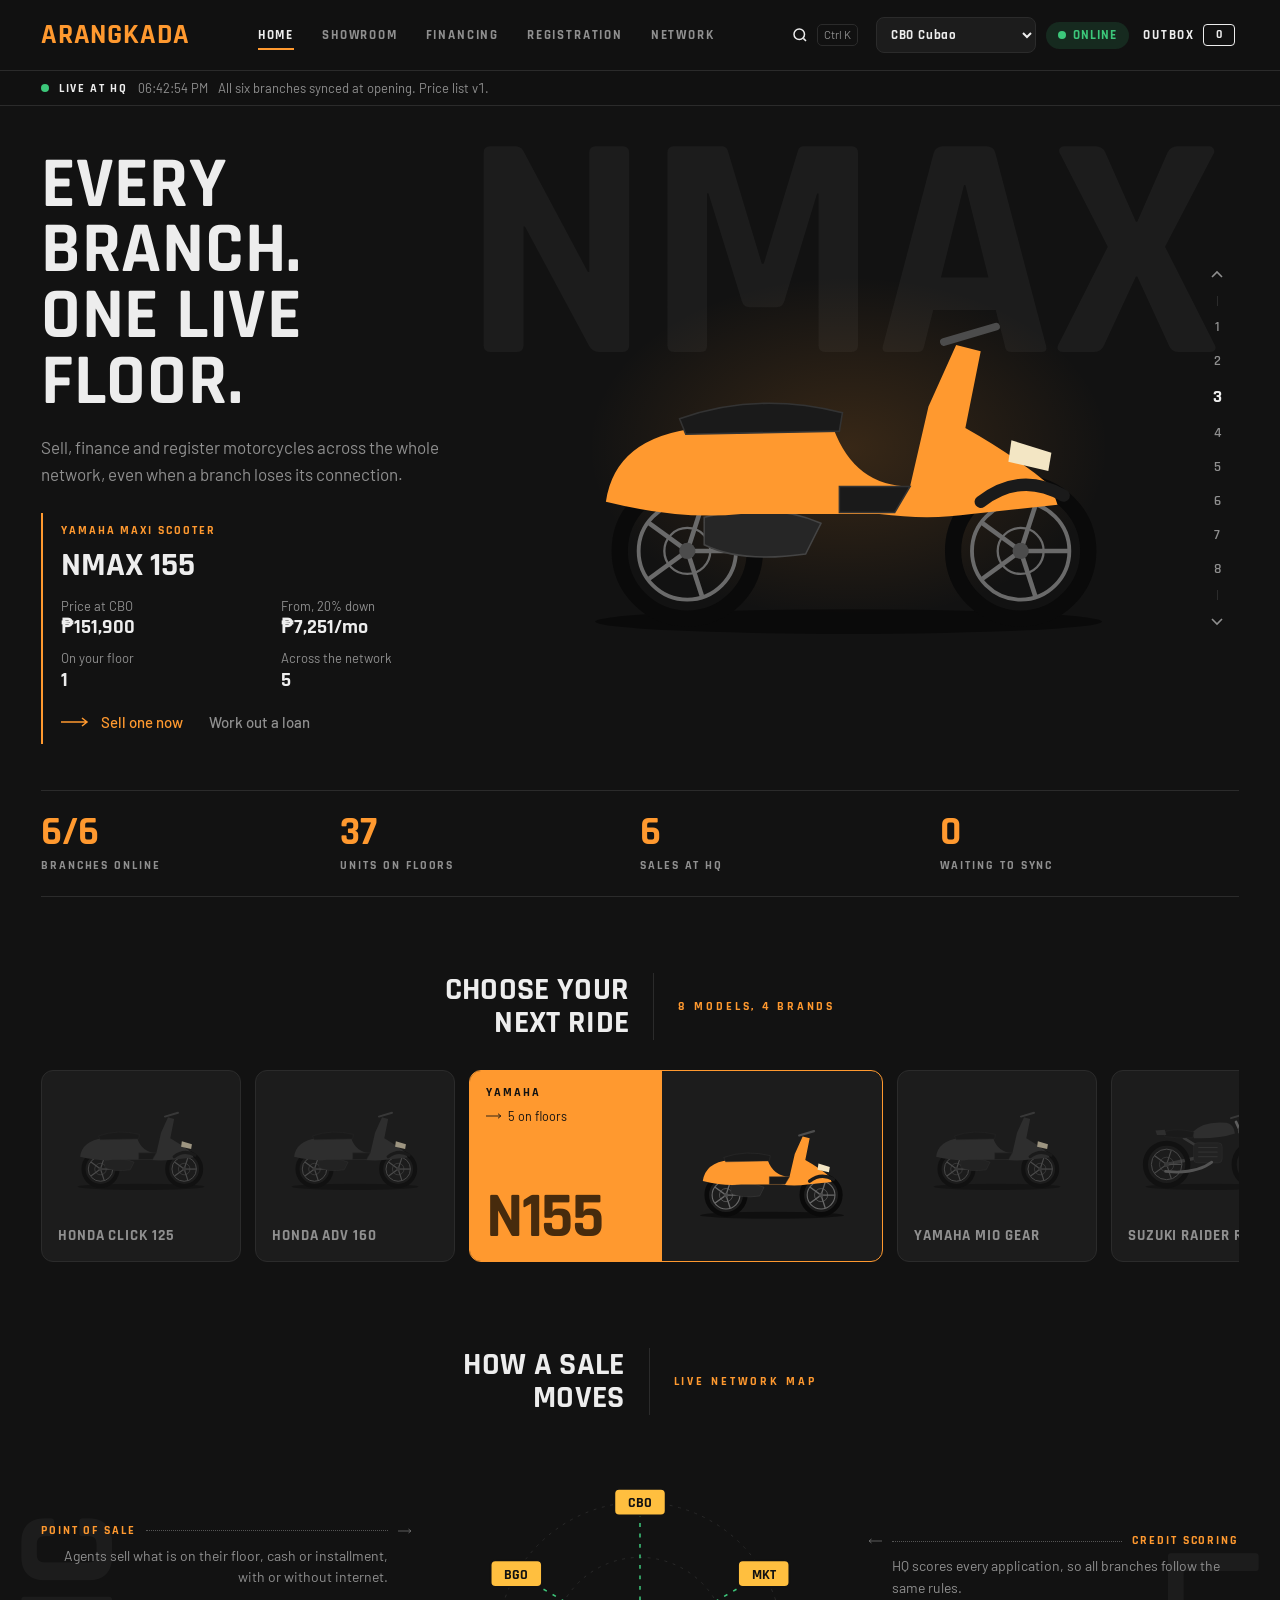
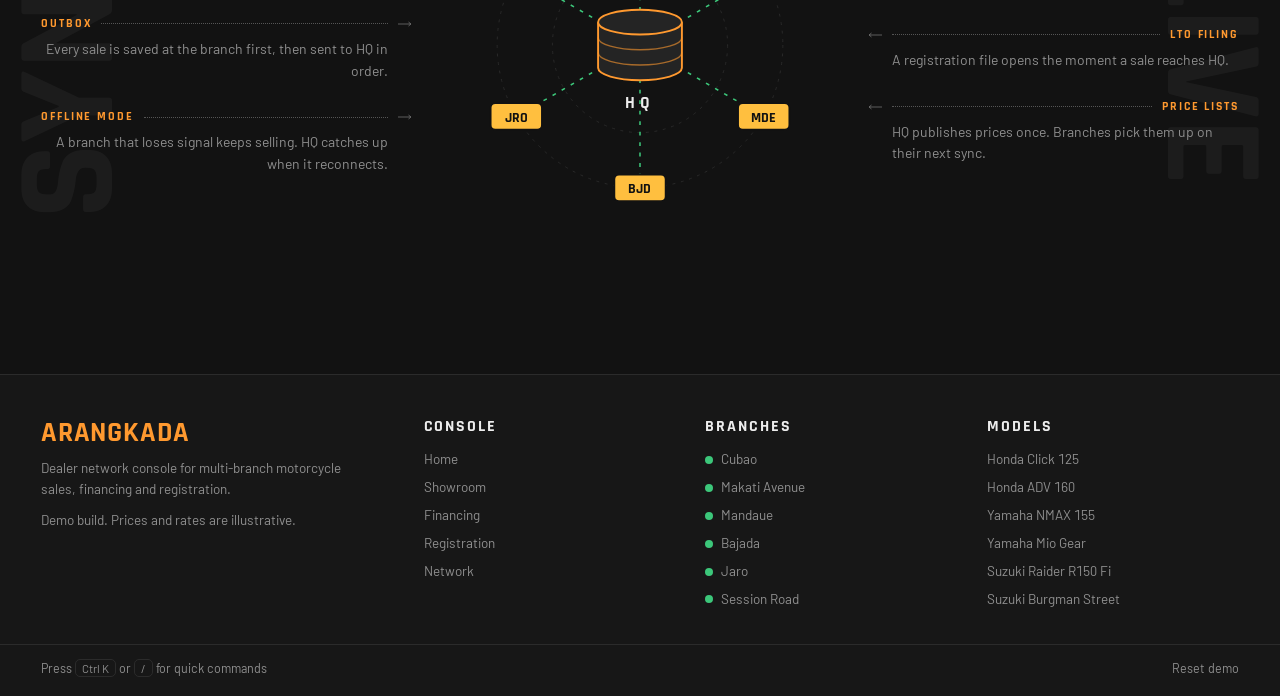
<file: index.html>
<!DOCTYPE html>
<html lang="en">
<head>
<meta charset="utf-8">
<meta name="viewport" content="width=device-width, initial-scale=1, viewport-fit=cover">
<meta name="description" content="Arangkada: a working demo of a multi-branch motorcycle dealer console with offline-first sync, financing and LTO tracking.">
<meta name="theme-color" content="#121212">
<link rel="icon" href="favicon.svg" type="image/svg+xml">
<title>Arangkada – Dealer network console</title>
<link rel="preconnect" href="https://fonts.googleapis.com">
<link rel="preconnect" href="https://fonts.gstatic.com" crossorigin>
<link href="https://fonts.googleapis.com/css2?family=Barlow:wght@400;500;600&family=Rajdhani:wght@600;700&display=swap" rel="stylesheet">
<link rel="stylesheet" href="style.css">
</head>
<body>
<header class="nav">
  <div class="wrap nav-in">
    <button class="logo" data-act="go" data-v="home">ARANGKADA</button>
    <nav class="links" aria-label="Main" id="links"></nav>
    <div class="tools">
      <button class="icon-btn" data-act="pal" aria-label="Open quick commands">
        <svg width="18" height="18" viewBox="0 0 24 24" fill="none" stroke="currentColor" stroke-width="2" aria-hidden="true"><circle cx="11" cy="11" r="7"/><path d="M20 20l-3.5-3.5"/></svg>
        <span class="kbd">Ctrl K</span></button>
      <select id="as" class="branch-sel" aria-label="Working as branch"></select>
      <button id="conn" class="conn" data-act="toggle-cur"></button>
      <button id="outbox" class="outbox" data-act="go" data-v="network"><span class="hide-sm">Outbox</span><b id="ob-n">0</b></button>
    </div>
  </div>
  <div class="pulse"><div class="wrap" id="pulse"></div></div>
</header>
<main id="main"></main>
<footer class="foot" id="foot"></footer>
<div class="scrim" id="scrim" data-act="close"></div>
<aside class="drawer" id="drawer" role="dialog" aria-modal="true" aria-label="New sale" aria-hidden="true"></aside>
<div class="pal" id="pal" data-act="pal-bg">
  <div class="pal-box" role="dialog" aria-label="Quick commands">
    <input id="pal-q" type="search" placeholder="Type a command, branch or model" role="combobox" aria-controls="pal-list" aria-expanded="true" autocomplete="off">
    <ul class="pal-list" id="pal-list" role="listbox"></ul>
    <div class="pal-foot"><span>↑ ↓ to move</span><span>Enter to run</span><span>Esc to close</span></div>
  </div>
</div>
<div id="toast" role="status" aria-live="polite"></div>
<script src="app.js"></script>
</body></html>
</file>
<file: style.css>
/* Arangkada dealer network console: styles */
:root{
  --bg:#121212;--bg-2:#171717;--card:#1C1C1C;--card-2:#242424;--line:#2B2B2B;--ink:#EDEDED;--muted:#8F8F8F;--ghost:rgba(255,255,255,.045);
  --accent:#FF992F;--accent-ink:#121212;--accent-soft:rgba(255,153,47,.14);--yellow:#FFBF3F;
  --ok:#3CC77A;--ok-soft:rgba(60,199,122,.14);--red:#FF5A4A;--red-soft:rgba(255,90,74,.14);--blue:#7FB2FF;--blue-soft:rgba(127,178,255,.14);
  --plate-bg:#FFBF3F;--plate-ink:#121212;--tire:#0A0A0A;--rim:#6A6A6A;--metal:#4C4C4C;--seat:#1A1A1A;--glass:#F3E6C4;
  --display:"Rajdhani","Barlow Semi Condensed","Arial Narrow",sans-serif;--body:"Barlow","Segoe UI",system-ui,-apple-system,sans-serif;
  box-sizing:border-box;padding-top:env(safe-area-inset-top,0px);padding-bottom:env(safe-area-inset-bottom,0px);color-scheme:dark;
}
/* Dark-first brand: dark is the default in both system modes. */
@media (prefers-color-scheme:dark){:root:not([data-theme="light"]){color-scheme:dark}}
:root[data-theme="dark"]{color-scheme:dark}
:root[data-theme="light"]{
  --bg:#F0F0F0;--bg-2:#E8E8E8;--card:#FFFFFF;--card-2:#F5F5F5;--line:#D8D8D8;--ink:#121212;--muted:#5E5E5E;--ghost:rgba(0,0,0,.05);
  --accent-soft:#FFE7CC;--ok:#1E7F4A;--ok-soft:#DDF2E5;--red:#C0392B;--red-soft:#F8DEDA;--blue:#2B5287;--blue-soft:#DDE6F2;
  --tire:#1B1B1B;--rim:#8A8A8A;--metal:#9A9A9A;--seat:#2A2A2A;color-scheme:light;
}
*,*::before,*::after{box-sizing:inherit}
html{height:100%;scroll-padding-top:calc(120px + env(safe-area-inset-top,0px));scroll-behavior:smooth}
body{margin:0;min-height:100%;background:var(--bg);color:var(--ink);font:400 15px/1.55 var(--body);font-variant-numeric:tabular-nums;overflow-x:hidden}
h1,h2,h3,h4{font-family:var(--display);font-weight:700;line-height:1;margin:0;letter-spacing:.01em}
button,input,select{font:inherit;color:inherit}
:focus-visible{outline:2px solid var(--yellow);outline-offset:3px}
.wrap{max-width:1280px;margin:0 auto;padding:0 clamp(16px,3.2vw,44px);width:100%}
.muted{color:var(--muted)}
.lab{font:700 12px/1 var(--display);letter-spacing:.16em;text-transform:uppercase;color:var(--accent)}

/* nav */
.nav{position:sticky;top:env(safe-area-inset-top,0px);z-index:30;background:color-mix(in srgb,var(--bg) 88%,transparent);backdrop-filter:blur(12px);-webkit-backdrop-filter:blur(12px);border-bottom:1px solid var(--line)}
.nav-in{display:flex;align-items:center;gap:20px;padding-top:16px;padding-bottom:16px}
.logo{all:unset;cursor:pointer;font:700 28px/1 var(--display);color:var(--accent);letter-spacing:.03em}
.logo:focus-visible{outline:2px solid var(--yellow)}
.links{display:flex;gap:2px;margin:0 auto}
.links button{all:unset;cursor:pointer;font:700 13px/1 var(--display);letter-spacing:.14em;text-transform:uppercase;padding:10px 13px;color:var(--muted);position:relative;white-space:nowrap}
.links button:hover{color:var(--ink)}
.links button[aria-current="page"]{color:var(--ink)}
.links button[aria-current="page"]::after{content:"";position:absolute;left:13px;right:13px;bottom:2px;height:2px;background:var(--accent)}
.links button:focus-visible{outline:2px solid var(--yellow)}
.tools{display:flex;align-items:center;gap:10px}
.icon-btn{all:unset;cursor:pointer;display:inline-flex;align-items:center;gap:8px;padding:8px;border-radius:8px;color:var(--ink)}
.icon-btn:hover{background:var(--card)}
.icon-btn:focus-visible{outline:2px solid var(--yellow)}
.kbd{white-space:nowrap;border:1px solid var(--line);border-radius:5px;padding:1px 6px;font-size:11.5px;color:var(--muted);font-family:var(--body)}
.branch-sel{background:var(--card);border:1px solid var(--line);border-radius:8px;padding:8px 10px;font:700 13px var(--display);letter-spacing:.06em;max-width:170px}
.conn{all:unset;cursor:pointer;display:inline-flex;align-items:center;gap:7px;border-radius:30px;padding:7px 12px;font:700 13px/1 var(--display);letter-spacing:.08em;text-transform:uppercase;background:var(--ok-soft);color:var(--ok)}
.conn.off{background:var(--red-soft);color:var(--red)}
.conn:focus-visible{outline:2px solid var(--yellow)}
.outbox{all:unset;cursor:pointer;display:inline-flex;align-items:center;gap:8px;font:700 13px/1 var(--display);letter-spacing:.14em;text-transform:uppercase;padding:8px 4px}
.outbox b{display:inline-grid;place-items:center;min-width:20px;height:20px;padding:0 5px;border:1.5px solid var(--ink);border-radius:4px;font-size:12px;letter-spacing:0}
.outbox.has b{background:var(--accent);border-color:var(--accent);color:var(--accent-ink)}
.outbox:focus-visible{outline:2px solid var(--yellow)}
.pulse{border-top:1px solid var(--line);font-size:13px;color:var(--muted)}
.pulse .wrap{display:flex;align-items:center;gap:10px;padding-top:7px;padding-bottom:7px;white-space:nowrap;overflow:hidden}
.pulse strong{color:var(--ink);font:700 12px var(--display);letter-spacing:.14em;text-transform:uppercase}
.pulse span.txt{overflow:hidden;text-overflow:ellipsis}
.dot{display:inline-block;width:8px;height:8px;border-radius:50%;background:var(--ok);flex:none}
.dot.off{background:var(--red)}

/* shared */
.ghost{position:absolute;font:700 clamp(140px,25vw,380px)/.78 var(--display);color:var(--ghost);letter-spacing:-.01em;pointer-events:none;user-select:none;white-space:nowrap;z-index:0}
.linkbtn{all:unset;cursor:pointer;display:inline-flex;align-items:center;gap:12px;color:var(--accent);font-weight:500;padding:6px 0}
.linkbtn.quiet{color:var(--muted)}
.linkbtn:hover .arr{transform:translateX(4px)}
.linkbtn:focus-visible{outline:2px solid var(--yellow)}
.arr{width:28px;height:10px;transition:transform .2s;flex:none}
.plate{display:inline-flex;align-items:center;font:700 13px/1 var(--display);letter-spacing:.05em;color:var(--plate-ink);background:var(--plate-bg);border:2px solid var(--plate-ink);border-radius:5px;padding:3px 7px;white-space:nowrap}
.btn{cursor:pointer;border:1px solid var(--line);background:var(--card-2);border-radius:8px;padding:10px 16px;font:700 14px/1 var(--display);letter-spacing:.1em;text-transform:uppercase}
.btn:hover{border-color:var(--muted)}
.btn.primary{background:var(--accent);color:var(--accent-ink);border-color:var(--accent)}
.btn.primary:hover{filter:brightness(1.08)}
.btn.small{padding:7px 11px;font-size:12px}
.btn:disabled{opacity:.45;cursor:not-allowed}
.panel{background:var(--card);border:1px solid var(--line);border-radius:14px;padding:22px}
.panel h2,.d-sub{font-size:20px;text-transform:uppercase;letter-spacing:.06em;margin-bottom:16px}
.note{color:var(--muted);font-size:13px;margin:10px 0 0}
.empty{color:var(--muted);padding:12px 0}
.st{display:inline-block;padding:3px 10px;border-radius:20px;font-size:12.5px;font-weight:600;white-space:nowrap}
.st.AVAILABLE,.st.ok{background:var(--ok-soft);color:var(--ok)}
.st.RESERVED,.st.warn{background:var(--accent-soft);color:var(--accent)}
.st.IN_TRANSIT,.st.info{background:var(--blue-soft);color:var(--blue)}
.st.SOLD{background:var(--card-2);color:var(--muted)}
.st.bad{background:var(--red-soft);color:var(--red)}
.pend{color:var(--red);font-size:12.5px;font-weight:600}
.viewin{animation:fadeIn .3s ease}
@keyframes fadeIn{from{opacity:0;transform:translateY(6px)}to{opacity:1;transform:none}}
.swap{animation:swapIn .45s cubic-bezier(.2,.7,.2,1)}
@keyframes swapIn{from{opacity:0;transform:translateX(28px)}to{opacity:1;transform:none}}

/* bikes */
.bk{display:block;width:100%;height:auto;overflow:visible}
.bk .tire{fill:none;stroke:var(--tire)}
.bk .rim{fill:none;stroke:var(--rim)}
.bk .hubc{fill:var(--metal)}
.bk .body{fill:var(--accent)}
.bk.dim .body{fill:#3A3A3A}
.bk .seat{fill:var(--seat);stroke:#333;stroke-width:1}
.bk .metal{fill:none;stroke:var(--metal);stroke-linecap:round}
.bk .fork{fill:none;stroke:#8A8A8A;stroke-linecap:round}
.bk .pipe{fill:none;stroke:#7A7A7A;stroke-linecap:round}
.bk .engine{fill:#262626;stroke:#444}
.bk .light{fill:var(--glass)}
.bk .shadow{fill:rgba(0,0,0,.45)}

/* hero */
.hero{position:relative;display:grid;grid-template-columns:minmax(0,5fr) minmax(0,7fr) 44px;align-items:center;gap:24px;min-height:min(76vh,700px);padding-top:30px;padding-bottom:30px}
#hero-ghost{right:60px;top:4%}
.hero-copy,.hero-art,.index{position:relative;z-index:1}
.hero h1{font-size:clamp(42px,5.6vw,74px);line-height:.92;text-transform:uppercase}
.hero .lede{color:var(--muted);font-size:17px;max-width:420px;margin:18px 0 26px}
.feat{border-left:2px solid var(--accent);padding:4px 0 4px 18px;max-width:440px}
.feat-name{font:700 34px/1 var(--display);text-transform:uppercase;margin:8px 0 14px}
.feat-dl{display:grid;grid-template-columns:repeat(2,minmax(0,1fr));gap:10px 20px;margin:0 0 14px}
.feat-dl dt{color:var(--muted);font-size:13px}
.feat-dl dd{margin:0;font:700 20px/1.1 var(--display)}
.cta{display:flex;gap:26px;flex-wrap:wrap}
.hero-art::before{content:"";position:absolute;inset:-12% -6%;background:radial-gradient(closest-side,rgba(255,153,47,.16),transparent 72%);z-index:-1}
.index{display:flex;flex-direction:column;align-items:center;gap:8px}
.ix,.ix-arrow{all:unset;cursor:pointer;font:600 14px/1 var(--display);color:var(--muted);padding:6px 10px;border-radius:6px;text-align:center}
.ix[aria-current="true"]{color:var(--ink);font-size:18px;font-weight:700}
.ix:hover,.ix-arrow:hover{color:var(--ink)}
.ix:focus-visible,.ix-arrow:focus-visible{outline:2px solid var(--yellow)}
.ix-arrow svg{width:14px;height:14px;display:block}
.index .rail{width:1px;height:10px;background:var(--line)}

/* stats */
.stats{display:grid;grid-template-columns:repeat(4,minmax(0,1fr));border-top:1px solid var(--line);border-bottom:1px solid var(--line)}
.stat{padding:22px 20px 22px 0}
.stat b{display:block;font:700 40px/1 var(--display);color:var(--accent)}
.stat.alert b{color:var(--red)}
.stat span{display:block;margin-top:6px;font:700 12px/1.2 var(--display);letter-spacing:.16em;text-transform:uppercase;color:var(--muted)}

/* section heading */
.shead{display:flex;align-items:center;justify-content:center;gap:24px;margin:76px 0 30px}
.shead h2{font-size:clamp(24px,2.6vw,32px);text-transform:uppercase;text-align:right;line-height:1.05;padding-right:24px;border-right:1px solid var(--line)}
.shead .tag{font:700 12px var(--display);letter-spacing:.24em;text-transform:uppercase;color:var(--accent)}

/* rides */
.rides{display:grid;grid-auto-flow:column;grid-auto-columns:minmax(200px,1fr);gap:14px;overflow-x:auto;scroll-snap-type:x proximity;padding-bottom:10px}
.ride{all:unset;cursor:pointer;background:var(--card);border-radius:12px;overflow:hidden;min-height:190px;display:flex;flex-direction:column;justify-content:space-between;position:relative;scroll-snap-align:start;border:1px solid var(--line)}
.ride:hover{border-color:#3A3A3A}
.ride:focus-visible{outline:2px solid var(--yellow)}
.ride-art{display:block;padding:24px 18px 4px;opacity:.6}
.ride-name{display:block;padding:0 16px 16px;font:700 15px var(--display);letter-spacing:.06em;text-transform:uppercase;color:var(--muted)}
.ride.on{grid-column:span 2;flex-direction:row;border-color:var(--accent)}
.ride.on .ride-art{opacity:1;flex:1;align-self:center;padding:18px}
.ride-panel{background:var(--accent);color:var(--accent-ink);width:160px;flex:none;padding:16px;display:flex;flex-direction:column}
.ride-panel .lab{color:var(--accent-ink)}
.ride-panel .more{font-size:12.5px;margin-top:8px;display:flex;align-items:center;gap:6px}
.ride-panel .more .arr{width:16px}
.ride-code{margin-top:auto;font:700 64px/.85 var(--display);color:rgba(0,0,0,.72);letter-spacing:-.02em;word-break:break-all}

/* flow */
.flow{position:relative;display:grid;grid-template-columns:minmax(0,1fr) minmax(260px,400px) minmax(0,1fr);gap:28px;align-items:center;padding-bottom:30px}
.vghost{position:absolute;top:50%;font:700 clamp(90px,11vw,160px)/1 var(--display);color:var(--ghost);writing-mode:vertical-rl;pointer-events:none;user-select:none;z-index:0}
.vghost.l{left:-40px;transform:translateY(-50%) rotate(180deg)}
.vghost.r{right:-40px;transform:translateY(-50%)}
.calls{display:flex;flex-direction:column;gap:30px;position:relative;z-index:1}
.call .lab{display:flex;align-items:center;gap:10px}
.call .dots{flex:1;border-bottom:1.5px dotted #555;min-width:30px}
.call .arr{width:14px;color:#777}
.calls.right .lab{flex-direction:row-reverse}
.calls.right .arr{transform:scaleX(-1)}
.call p{margin:8px 0 0;color:var(--muted);font-size:14px}
.calls.left .call p{text-align:right;padding-right:24px}
.calls.right .call p{padding-left:24px}
.hub{display:block;width:100%;height:auto;position:relative;z-index:1}
.hub .ring{fill:none;stroke:var(--line);stroke-dasharray:3 6}
.hub .link{stroke-width:1.6}
.hub .link.on{stroke:var(--ok);stroke-dasharray:4 7;animation:flow 1.4s linear infinite}
.hub .link.off{stroke:var(--red);stroke-dasharray:2 8;opacity:.7}
@keyframes flow{to{stroke-dashoffset:-22}}
.hub .db ellipse,.hub .db path.c{fill:var(--card-2);stroke:var(--accent);stroke-width:2}
.hub .db path.l{fill:none;stroke:var(--accent);stroke-width:1.5;opacity:.6}
.hub .plt{fill:var(--plate-bg);stroke:var(--plate-ink);stroke-width:2}
.hub .pltx{font:700 15px var(--display);fill:var(--plate-ink)}
.hub .qb{fill:var(--accent);stroke:var(--bg);stroke-width:2}
.hub .qbx{font:700 11px var(--body);fill:var(--accent-ink)}
.hub .offx{font:600 11px var(--body);fill:var(--red)}
.hub .hubx{font:700 18px var(--display);fill:var(--ink);letter-spacing:.3em}

/* page head */
.phead{position:relative;padding:54px 0 30px;max-width:780px}
.phead .ghost{left:-10px;top:10px;font-size:clamp(110px,17vw,230px)}
.phead h1{position:relative;font-size:clamp(40px,5vw,64px);text-transform:uppercase}
.phead .lede{position:relative;color:var(--muted);font-size:16.5px;margin:14px 0 0;max-width:620px}
.toolbar{display:flex;justify-content:space-between;align-items:end;gap:16px;flex-wrap:wrap;margin-bottom:22px}
.tabs{display:flex;gap:8px}
.tab{all:unset;cursor:pointer;padding:9px 16px;border-radius:30px;border:1px solid var(--line);font:700 13px/1 var(--display);letter-spacing:.1em;text-transform:uppercase;color:var(--muted)}
.tab[aria-selected="true"]{background:var(--accent);color:var(--accent-ink);border-color:var(--accent)}
.tab:focus-visible{outline:2px solid var(--yellow)}
.filters{display:flex;gap:12px;flex-wrap:wrap;align-items:end}
.filters label{display:flex;flex-direction:column;gap:4px;font-size:12.5px;color:var(--muted)}
select,input[type=text],input[type=number],input[type=tel],input[type=search]{background:var(--card-2);border:1px solid var(--line);border-radius:8px;padding:9px 11px;min-width:0}

/* product cards */
.cards{display:grid;grid-template-columns:repeat(auto-fill,minmax(260px,1fr));gap:18px}
.card{background:var(--card);border-radius:14px;padding:24px;position:relative;overflow:hidden;display:flex;flex-direction:column;gap:8px;min-height:360px}
.card-ghost{position:absolute;left:14px;top:90px;font:700 220px/.8 var(--display);color:var(--ghost);pointer-events:none}
.card h3{font-size:26px;text-transform:uppercase;position:relative}
.card-meta{display:flex;gap:10px;align-items:center;flex-wrap:wrap;font-size:13.5px;color:var(--muted);position:relative}
.card-art{position:relative;margin:auto 0;padding:18px 0}
.card-foot{display:flex;justify-content:space-between;align-items:center;position:relative}
.card-foot .muted{font:700 16px var(--display);letter-spacing:.04em}
.tbl-wrap{overflow-x:auto;border:1px solid var(--line);border-radius:14px;background:var(--card)}
table{border-collapse:collapse;width:100%;font-size:14px}
th{text-align:left;font:700 12px var(--display);letter-spacing:.14em;text-transform:uppercase;color:var(--muted);padding:12px 14px;border-bottom:1px solid var(--line);white-space:nowrap}
td{padding:10px 14px;border-bottom:1px solid var(--line);vertical-align:middle}
tr:last-child td{border-bottom:0}
td.num{text-align:right}

/* forms */
.form{display:flex;flex-direction:column;gap:13px}
.form label{display:flex;flex-direction:column;gap:6px;font-size:13.5px;font-weight:500;color:var(--muted)}
.form label input,.form label select{color:var(--ink)}
.grid2{display:grid;grid-template-columns:1fr 1fr;gap:12px}
.seg{border:0;padding:0;margin:0;display:flex;gap:8px;flex-wrap:wrap}
.seg legend{font-size:13.5px;font-weight:500;color:var(--muted);margin-bottom:6px;padding:0}
.seg label{flex-direction:row;align-items:center;gap:7px;border:1px solid var(--line);border-radius:8px;padding:8px 13px;cursor:pointer;color:var(--ink)}
.seg label:has(input:checked){border-color:var(--accent);background:var(--accent-soft)}
input[type=range],input[type=radio]{accent-color:var(--accent)}
#pos-form[data-pay="cash"] .inst-only{display:none}
.calc{background:var(--card-2);border-radius:10px;padding:14px 16px}
.calc dl{display:grid;grid-template-columns:1fr auto;gap:5px 12px;margin:0}
.calc dt{color:var(--muted)}
.calc dd{margin:0;text-align:right;font-weight:600}
.calc .big{font:700 28px/1 var(--display);color:var(--accent)}
.two{display:grid;grid-template-columns:minmax(0,1fr) minmax(0,1fr);gap:18px;margin-bottom:22px}
.sched{max-height:260px;overflow:auto;margin-top:12px;border:1px solid var(--line);border-radius:10px}
.sched table{font-size:13px}
.sched th{position:sticky;top:0;background:var(--card-2)}
.bar{display:flex;gap:3px;min-width:140px}
.bar span{flex:1;height:7px;border-radius:2px;background:var(--line)}
.bar span.on{background:var(--accent)}

/* drawer */
.scrim{position:fixed;inset:0;background:rgba(0,0,0,.6);opacity:0;pointer-events:none;transition:opacity .25s;z-index:40}
.scrim.open{opacity:1;pointer-events:auto}
.drawer{position:fixed;top:0;right:0;height:100%;width:min(480px,100%);background:var(--bg-2);border-left:1px solid var(--line);z-index:41;transform:translateX(102%);transition:transform .3s cubic-bezier(.2,.7,.2,1);overflow-y:auto;
  padding:calc(24px + env(safe-area-inset-top,0px)) 26px calc(30px + env(safe-area-inset-bottom,0px))}
.drawer.open{transform:none}
.d-head{display:flex;justify-content:space-between;gap:12px;align-items:start}
.d-title{font-size:36px;text-transform:uppercase;margin:8px 0 10px}
.d-art{margin:8px 0 16px;position:relative}
.d-art::before{content:"";position:absolute;inset:0;background:radial-gradient(closest-side,rgba(255,153,47,.14),transparent 75%)}
.d-sub{margin-top:28px}
.x{all:unset;cursor:pointer;width:38px;height:38px;display:grid;place-items:center;border-radius:8px;border:1px solid var(--line)}
.x:focus-visible{outline:2px solid var(--yellow)}
.mini{display:flex;flex-direction:column;gap:8px}
.mini-row{display:flex;justify-content:space-between;align-items:center;gap:10px;background:var(--card);border:1px solid var(--line);border-radius:10px;padding:10px 12px}
.mini-row .who{font-size:13.5px}

/* network */
.ctl-row{display:flex;gap:10px;flex-wrap:wrap;margin-bottom:22px}
.net{display:grid;grid-template-columns:minmax(260px,420px) minmax(0,1fr);gap:24px;align-items:center;margin-bottom:22px}
.blist{display:flex;flex-direction:column;gap:8px}
.brow{display:grid;grid-template-columns:auto 1fr auto auto;gap:14px;align-items:center;background:var(--card);border:1px solid var(--line);border-radius:12px;padding:12px 14px}
.brow.off{border-color:color-mix(in srgb,var(--red) 45%,var(--line))}
.brow .nm{font-weight:600}
.brow .meta{font-size:13px;color:var(--muted)}
.switch{all:unset;cursor:pointer;width:44px;height:24px;border-radius:20px;background:var(--red);position:relative;flex:none}
.switch[aria-checked="true"]{background:var(--ok)}
.switch span{position:absolute;top:3px;left:3px;width:18px;height:18px;border-radius:50%;background:#fff;transition:left .15s}
.switch[aria-checked="true"] span{left:23px}
.switch:focus-visible{outline:2px solid var(--yellow);outline-offset:2px}
.istats{display:flex;gap:30px;margin-bottom:16px;flex-wrap:wrap}
.istats b{display:block;font:700 30px/1 var(--display);color:var(--accent)}
.istats span{color:var(--muted);font-size:13px}
.steps{margin:0;padding-left:22px;display:flex;flex-direction:column;gap:9px}
.steps li.good{color:var(--ok);font-weight:600}
.steps li.bad{color:var(--red);font-weight:600}
.feed{list-style:none;margin:0;padding:0;display:flex;flex-direction:column;border-left:2px solid var(--line)}
.feed li{padding:7px 0 7px 14px;position:relative;font-size:14px}
.feed li::before{content:"";position:absolute;left:-6px;top:13px;width:10px;height:10px;border-radius:50%;background:var(--line)}
.feed li.sale::before{background:var(--ok)}
.feed li.dup::before,.feed li.block::before{background:var(--red)}
.feed li.pull::before,.feed li.lease::before{background:var(--accent)}
.feed li.credit::before{background:var(--blue)}
.feed time{color:var(--muted);font-size:12px;display:block}

/* footer */
.foot{border-top:1px solid var(--line);margin-top:90px;background:var(--bg-2)}
.foot-in{display:grid;grid-template-columns:1.4fr 1fr 1fr 1fr;gap:30px;padding-top:44px;padding-bottom:34px}
.foot h4{font-size:16px;letter-spacing:.12em;text-transform:uppercase;margin-bottom:14px}
.foot p{font-size:13.5px;margin:10px 0 0;max-width:300px}
.flinks{display:flex;flex-direction:column;gap:7px;align-items:flex-start}
.flinks button{all:unset;cursor:pointer;font-size:13.5px;color:var(--muted);display:inline-flex;align-items:center;gap:8px}
.flinks button:hover{color:var(--ink)}
.flinks button:focus-visible{outline:2px solid var(--yellow)}
.foot-bar{display:flex;justify-content:space-between;gap:14px;flex-wrap:wrap;border-top:1px solid var(--line);padding-top:14px;padding-bottom:18px;font-size:12.5px;color:var(--muted)}
.foot-bar button{all:unset;cursor:pointer;color:var(--muted)}
.foot-bar button:hover{color:var(--ink)}

/* palette */
.pal{position:fixed;inset:0;z-index:60;display:none;justify-items:center;align-items:start;padding-top:calc(13vh + env(safe-area-inset-top,0px));background:rgba(0,0,0,.6)}
.pal.open{display:grid}
.pal-box{width:min(580px,92vw);background:var(--card);border:1px solid var(--line);border-radius:14px;overflow:hidden;box-shadow:0 30px 80px rgba(0,0,0,.5)}
.pal-box input{width:100%;border:0;border-bottom:1px solid var(--line);border-radius:0;background:transparent;padding:16px 18px;font-size:16px;outline:none}
.pal-list{list-style:none;margin:0;padding:6px;max-height:52vh;overflow-y:auto}
.pal-list li{display:flex;justify-content:space-between;gap:12px;padding:10px 12px;border-radius:8px;cursor:pointer;font-size:14.5px}
.pal-list li[aria-selected="true"]{background:var(--accent-soft)}
.pal-list li .muted{font:700 11px var(--display);letter-spacing:.16em;text-transform:uppercase}
.pal-foot{border-top:1px solid var(--line);padding:9px 14px;font-size:12px;color:var(--muted);display:flex;gap:14px}

#toast{position:fixed;left:50%;bottom:calc(22px + env(safe-area-inset-bottom,0px));transform:translate(-50%,30px);opacity:0;pointer-events:none;
  background:var(--ink);color:var(--bg);padding:12px 18px;border-radius:10px;max-width:min(560px,92vw);transition:.2s;z-index:70;font-weight:500}
#toast.show{opacity:1;transform:translate(-50%,0)}
#toast.err{background:var(--red);color:#fff}

@media (max-width:1060px){
  .nav-in{flex-wrap:wrap;row-gap:6px}
  .links{order:3;width:100%;overflow-x:auto;margin:0 -13px}
  .tools{margin-left:auto}
  .two,.net{grid-template-columns:1fr}
  .flow{grid-template-columns:1fr}
  .calls.left .call p,.calls.right .call p{text-align:left;padding:0}
  .calls.right .lab{flex-direction:row}
  .call .dots,.call .arr{display:none}
  .hub{max-width:380px;margin:0 auto}
  .foot-in{grid-template-columns:1fr 1fr}
}
@media (max-width:760px){
  .hero{grid-template-columns:1fr;min-height:0}
  .index{flex-direction:row;justify-content:center;flex-wrap:wrap}
  .index .rail{display:none}
  .ix-arrow svg{transform:rotate(-90deg)}
  .stats{grid-template-columns:1fr 1fr}
  .shead{justify-content:flex-start}
  .grid2{grid-template-columns:1fr}
  .kbd,.hide-sm{display:none}
  .branch-sel{max-width:120px}
  .brow{grid-template-columns:auto 1fr auto}
  .brow .meta.q{display:none}
}
@media (prefers-reduced-motion:reduce){*{animation:none!important;transition:none!important;scroll-behavior:auto!important}}
</file>
